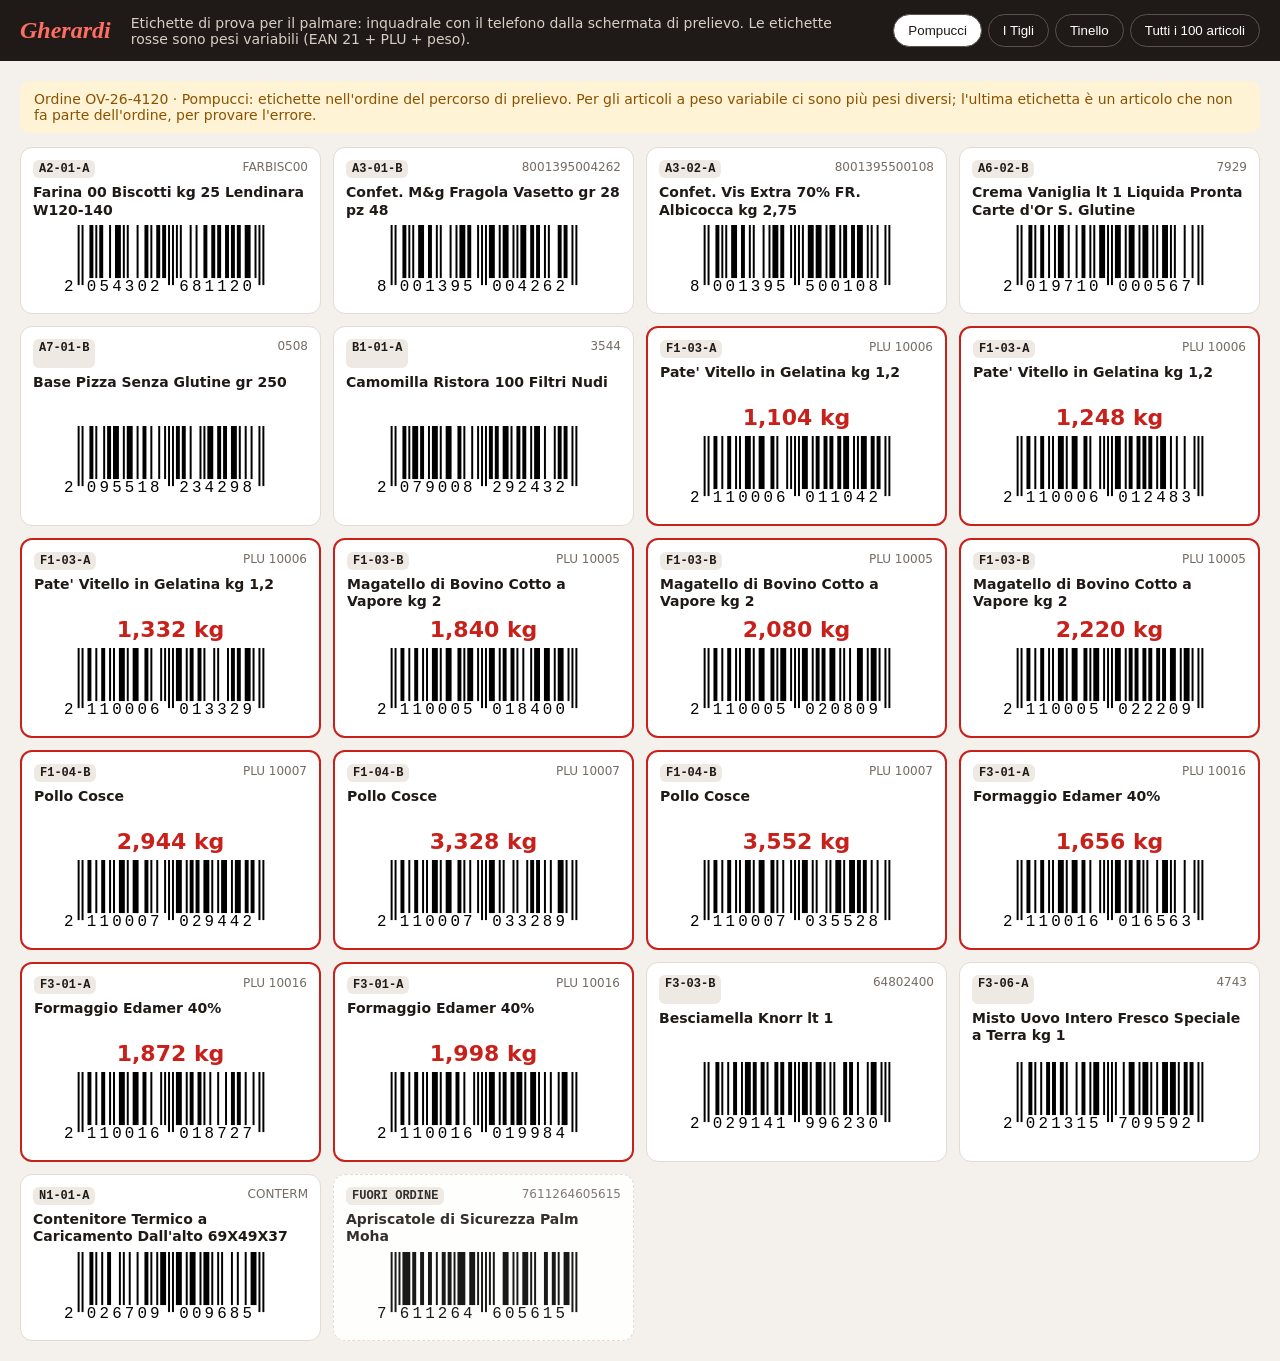
<file: etichette.html>
<!doctype html>
<html lang="it">
<head>
  <meta charset="utf-8">
  <meta name="viewport" content="width=device-width, initial-scale=1">
  <meta name="robots" content="noindex, nofollow, noarchive">
  <title>Gherardi · Etichette di prova palmare</title>
  <style>
    :root { --red: #c8201a; --ink: #1f1a17; --muted: #756b64; --line: #e3dad3; }
    * { box-sizing: border-box; }
    body { margin: 0; font-family: system-ui, -apple-system, "Segoe UI", Roboto, Arial, sans-serif; color: var(--ink); background: #f4f0ec; }
    header { position: sticky; top: 0; z-index: 2; background: var(--ink); color: #fff; padding: 14px 20px; display: flex; flex-wrap: wrap; gap: 12px 20px; align-items: center; }
    header b { font: italic 700 24px Georgia, serif; color: #ff6d63; }
    header p { margin: 0; color: #d9cec6; font-size: 14px; flex: 1; min-width: 240px; }
    .tabs { display: flex; gap: 6px; flex-wrap: wrap; }
    .tabs button { border: 1px solid #5a514c; background: transparent; color: #fff; border-radius: 999px; padding: 8px 14px; font: 600 14px inherit; cursor: pointer; }
    .tabs button.on { background: #fff; color: var(--ink); }
    .tabs button:not(.on):hover { background: rgba(255, 255, 255, .1); }
    main { padding: 20px; }
    h2 { font-size: 15px; letter-spacing: .08em; text-transform: uppercase; color: var(--muted); margin: 22px 0 10px; }
    h2:first-child { margin-top: 0; }
    .grid { display: grid; grid-template-columns: repeat(auto-fill, minmax(250px, 1fr)); gap: 12px; }
    .lab { background: #fff; border: 1px solid var(--line); border-radius: 12px; padding: 12px; display: grid; gap: 6px; break-inside: avoid; }
    .lab .t { display: flex; justify-content: space-between; gap: 8px; font-size: 12px; color: var(--muted); }
    .lab .t b { font: 700 12px ui-monospace, Menlo, Consolas, monospace; color: var(--ink); background: #efe9e4; padding: 2px 6px; border-radius: 6px; }
    .lab .n { font-weight: 700; font-size: 14px; line-height: 1.25; min-height: 2.5em; }
    .lab svg { width: 100%; max-width: 230px; height: auto; justify-self: center; }
    .lab.w { border: 2px solid var(--red); }
    .lab.w .kg { justify-self: center; font: 800 22px system-ui; color: var(--red); }
    .lab.bad { opacity: .9; border-style: dashed; }
    .hint { background: #fff3d6; color: #8a5200; border-radius: 10px; padding: 10px 14px; font-size: 14px; margin-bottom: 14px; }
    @media print { header, .hint { display: none; } body { background: #fff; } main { padding: 0; } .lab { border-color: #999; } }
  </style>
</head>
<body>
  <header>
    <b>Gherardi</b>
    <p>Etichette di prova per il palmare: inquadrale con il telefono dalla schermata di prelievo. Le etichette rosse sono pesi variabili (EAN 21 + PLU + peso).</p>
    <div class="tabs" id="tabs"></div>
  </header>
  <main id="main">Caricamento…</main>
  <script type="module">
    import { ean13Svg, weightEan } from './js/ean.js';
    const esc = (s) => String(s).replace(/[&<>"']/g, (c) => ({ '&': '&amp;', '<': '&lt;', '>': '&gt;', '"': '&quot;', "'": '&#39;' }[c]));
    const nf = (n) => new Intl.NumberFormat('it-IT', { minimumFractionDigits: 3, maximumFractionDigits: 3 }).format(n);
    const D = await fetch('data/palmare.json').then((r) => r.json());
    const P = new Map(D.products.map((p) => [p.c, p]));
    const C = new Map(D.customers.map((c) => [c.id, c]));
    // pesi fissi (non casuali) così le etichette restano uguali a ogni apertura
    const weights = (p) => [0.92, 1.04, 1.11].map((f) => Math.round(p.avg * f * 1000) / 1000);
    const label = (p) => `<div class="lab"><div class="t"><b>${esc(p.loc)}</b><span>${esc(p.c)}</span></div><div class="n">${esc(p.n)}</div>${ean13Svg(p.ean, { height: 54 })}</div>`;
    const wlabel = (p, w) => `<div class="lab w"><div class="t"><b>${esc(p.loc)}</b><span>PLU ${p.plu}</span></div><div class="n">${esc(p.n)}</div><div class="kg">${nf(w)} kg</div>${ean13Svg(weightEan(p.plu, w), { height: 54 })}</div>`;
    const tabs = [...D.orders.map((o) => ({ id: o.id, name: C.get(o.cust).name })), { id: 'all', name: 'Tutti i 100 articoli' }];
    const show = (id) => {
      document.querySelectorAll('#tabs button').forEach((b) => b.classList.toggle('on', b.dataset.id === id));
      let html;
      if (id === 'all') {
        html = `<div class="grid">${D.products.map((p) => (p.var ? weights(p).slice(0, 1).map((w) => wlabel(p, w)).join('') : label(p))).join('')}</div>`;
      } else {
        const o = D.orders.find((x) => x.id === id);
        const lines = o.lines.map((l) => P.get(l.c)).sort((a, b) => a.loc.localeCompare(b.loc));
        const other = D.products.find((p) => !p.var && !o.lines.some((l) => l.c === p.c));
        html = `<div class="hint">Ordine ${esc(o.id)} · ${esc(C.get(o.cust).name)}: etichette nell'ordine del percorso di prelievo. Per gli articoli a peso variabile ci sono più pesi diversi; l'ultima etichetta è un articolo che non fa parte dell'ordine, per provare l'errore.</div>
          <div class="grid">${lines.map((p) => (p.var ? weights(p).map((w) => wlabel(p, w)).join('') : label(p))).join('')}
          <div class="lab bad"><div class="t"><b>FUORI ORDINE</b><span>${esc(other.c)}</span></div><div class="n">${esc(other.n)}</div>${ean13Svg(other.ean, { height: 54 })}</div></div>`;
      }
      document.getElementById('main').innerHTML = html;
      try { localStorage.setItem('gh_labels_tab', id); } catch { /* */ }
    };
    document.getElementById('tabs').innerHTML = tabs.map((t) => `<button data-id="${t.id}">${esc(t.name)}</button>`).join('');
    document.getElementById('tabs').addEventListener('click', (e) => { const b = e.target.closest('button'); if (b) show(b.dataset.id); });
    let start = D.orders[0].id;
    try { start = localStorage.getItem('gh_labels_tab') || start; } catch { /* */ }
    show(tabs.some((t) => t.id === start) ? start : D.orders[0].id);
  </script>
</body>
</html>
</file>
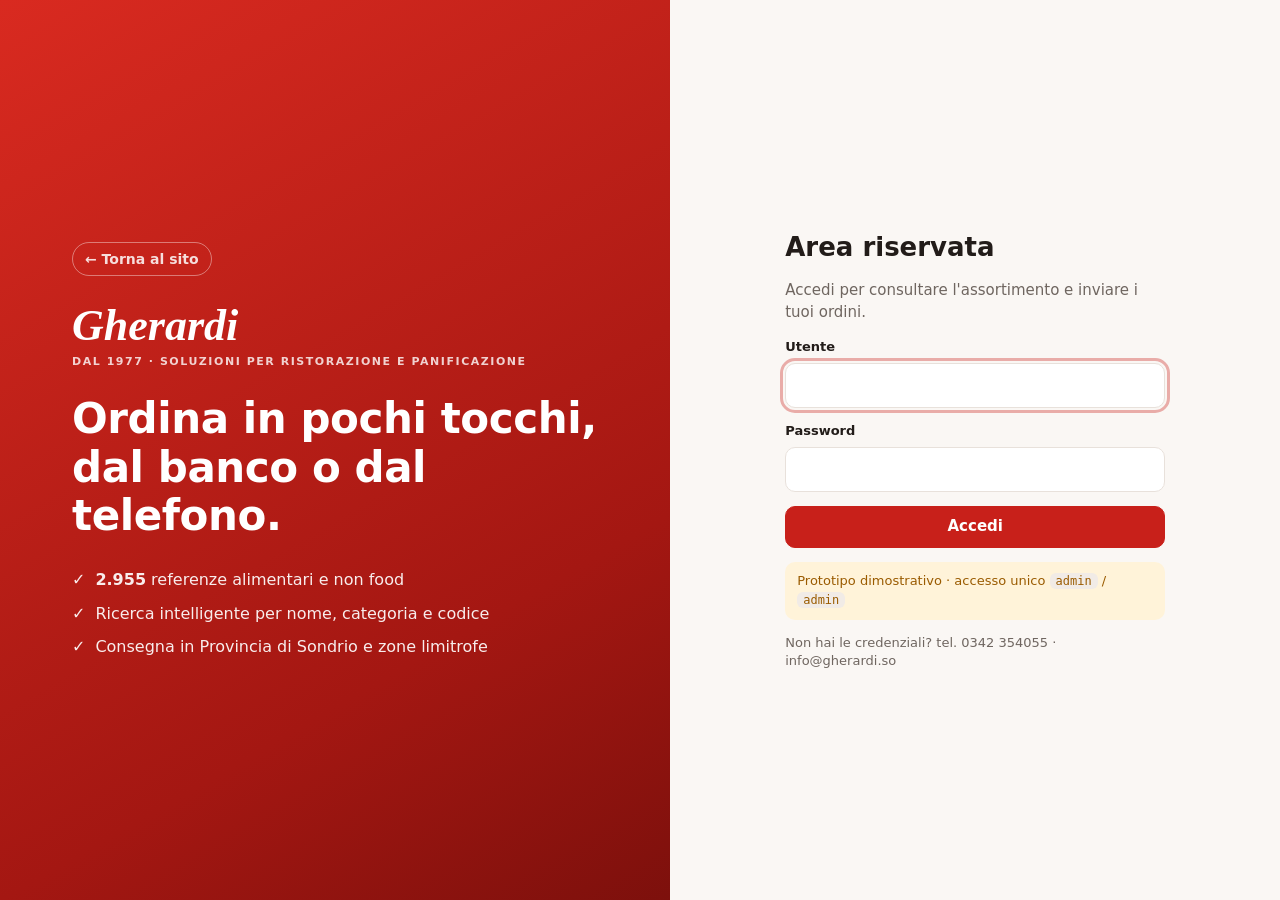
<file: ordini.html>
<!doctype html>
<html lang="it">
<head>
  <meta charset="utf-8">
  <meta name="viewport" content="width=device-width, initial-scale=1, viewport-fit=cover">
  <meta name="robots" content="noindex, nofollow, noarchive">
  <meta name="theme-color" content="#c8201a">
  <title>Gherardi · Area ordini</title>
  <link rel="icon" href="data:image/svg+xml,%3Csvg xmlns='http://www.w3.org/2000/svg' viewBox='0 0 32 32'%3E%3Crect width='32' height='32' rx='8' fill='%23c8201a'/%3E%3Ctext x='16' y='23' font-family='Georgia,serif' font-style='italic' font-size='20' fill='white' text-anchor='middle'%3EG%3C/text%3E%3C/svg%3E">
  <link rel="stylesheet" href="css/style.css">
</head>
<body>
  <div id="app"><div class="boot">Caricamento…</div></div>
  <script type="module" src="js/app.js"></script>
  <noscript>Per usare l'area ordini è necessario abilitare JavaScript.</noscript>
</body>
</html>
</file>
<file: css/style.css>
:root {
  --red: #c8201a;
  --red-dark: #a41712;
  --red-soft: #fdecea;
  --ink: #221c19;
  --muted: #6f6660;
  --line: #e8e1db;
  --bg: #faf7f4;
  --card: #fff;
  --green: #1d7a46;
  --green-soft: #e6f4ec;
  --amber: #9a5b00;
  --amber-soft: #fff3d9;
  --radius: 14px;
  --shadow: 0 1px 2px rgba(34, 28, 25, .06), 0 6px 20px rgba(34, 28, 25, .06);
  --top-h: 64px;
  font-family: system-ui, -apple-system, "Segoe UI", Roboto, "Helvetica Neue", Arial, sans-serif;
}
* { box-sizing: border-box; }
html { -webkit-text-size-adjust: 100%; }
body { margin: 0; background: var(--bg); color: var(--ink); font-size: 15px; line-height: 1.45; }
body.drawer-open { overflow: hidden; }
a { color: inherit; text-decoration: none; }
h1, h2, h3, p { margin: 0; }
button, input, select, textarea { font: inherit; color: inherit; }
button { cursor: pointer; }
:focus-visible { outline: 3px solid rgba(200, 32, 26, .35); outline-offset: 2px; }
[hidden] { display: none !important; }
.muted { color: var(--muted); }
.small { font-size: 13px; }
.boot { padding: 80px 24px; text-align: center; color: var(--muted); }
code { background: #f1ebe6; padding: 1px 6px; border-radius: 6px; font-size: .92em; }
mark { background: #ffe9a8; color: inherit; border-radius: 3px; padding: 0 1px; }

/* ---------- pulsanti ---------- */
.btn { display: inline-flex; align-items: center; justify-content: center; gap: 8px; min-height: 42px; padding: 0 18px; border-radius: 10px; border: 1px solid var(--line); background: #fff; font-weight: 600; white-space: nowrap; }
.btn:hover { border-color: #cfc5bd; }
.btn.primary { background: var(--red); border-color: var(--red); color: #fff; }
.btn.primary:hover { background: var(--red-dark); border-color: var(--red-dark); }
.btn.light { background: #fff; border-color: #fff; color: var(--red-dark); }
.btn.ghost { background: transparent; border-color: rgba(255, 255, 255, .55); color: #fff; }
.btn.block { width: 100%; }
.link { background: none; border: 0; padding: 6px; color: var(--muted); text-decoration: underline; }
.link.danger { color: var(--red-dark); align-self: center; }
.icon-btn { display: inline-grid; place-items: center; width: 42px; height: 42px; border-radius: 10px; border: 0; background: transparent; flex: none; }
.icon-btn:hover { background: rgba(34, 28, 25, .07); }

/* ---------- marchio ---------- */
.brand { font-family: Georgia, "Times New Roman", serif; font-style: italic; font-weight: 700; font-size: 26px; color: var(--red); line-height: 1; display: flex; flex-direction: column; flex: none; }
.brand small { font-family: system-ui, sans-serif; font-style: normal; font-weight: 600; font-size: 10px; letter-spacing: .14em; text-transform: uppercase; color: var(--muted); margin-top: 3px; }

/* ---------- login ---------- */
.login { min-height: 100vh; min-height: 100dvh; display: grid; grid-template-columns: 1.1fr 1fr; }
.login-hero { background: linear-gradient(150deg, #d92a20 0%, #a41712 70%, #7d100c 100%); color: #fff; padding: clamp(28px, 6vw, 72px); display: flex; flex-direction: column; justify-content: center; gap: 28px; }
.login-hero .brand { color: #fff; font-size: 44px; }
.back-site { align-self: flex-start; color: rgba(255, 255, 255, .85); font-weight: 600; font-size: 14px; padding: 6px 12px; border: 1px solid rgba(255, 255, 255, .4); border-radius: 999px; }
.back-site:hover { background: rgba(255, 255, 255, .12); }
.foot a { text-decoration: underline; }
.login-hero .brand small { color: rgba(255, 255, 255, .8); font-size: 11px; margin-top: 8px; }
.login-hero h1 { font-size: clamp(26px, 3.6vw, 42px); line-height: 1.15; letter-spacing: -.01em; }
.login-hero ul { margin: 0; padding: 0; list-style: none; display: grid; gap: 10px; font-size: 16px; color: rgba(255, 255, 255, .92); }
.login-hero li::before { content: "✓"; margin-right: 10px; font-weight: 700; }
.login-panel { display: grid; place-items: center; padding: 28px 20px; }
.login-form { width: min(380px, 100%); display: grid; gap: 14px; }
.login-form h2 { font-size: 26px; }
label { display: grid; gap: 6px; font-weight: 600; font-size: 13px; }
input, select, textarea { border: 1px solid var(--line); border-radius: 10px; background: #fff; padding: 10px 12px; min-height: 42px; width: 100%; font-size: 16px; }
textarea { resize: vertical; min-height: 60px; }
.form-error { background: var(--red-soft); color: var(--red-dark); padding: 10px 12px; border-radius: 10px; font-weight: 600; }
.demo-note { background: var(--amber-soft); color: var(--amber); padding: 10px 12px; border-radius: 10px; font-size: 13px; }

/* ---------- testata ---------- */
.top { position: sticky; top: 0; z-index: 30; height: var(--top-h); background: #fff; border-bottom: 1px solid var(--line); display: flex; align-items: center; gap: 16px; padding: 0 20px; }
.search { position: relative; flex: 1; max-width: 640px; margin: 0 auto 0 12px; display: flex; align-items: center; }
.search svg { position: absolute; left: 14px; color: var(--muted); pointer-events: none; }
.search input { padding-left: 44px; padding-right: 44px; height: 44px; border-radius: 22px; background: var(--bg); border-color: transparent; }
.search input:focus { background: #fff; border-color: var(--red); outline: 3px solid rgba(200, 32, 26, .15); }
.search kbd { position: absolute; right: 14px; font: 600 12px ui-monospace, monospace; color: var(--muted); border: 1px solid var(--line); border-radius: 6px; padding: 1px 7px; background: #fff; }
.top-nav { display: flex; gap: 4px; }
.top-nav a { padding: 10px 12px; border-radius: 10px; font-weight: 600; color: var(--muted); white-space: nowrap; }
.top-nav a:hover { background: var(--bg); }
.top-nav a.active { color: var(--red-dark); background: var(--red-soft); }
.cart-btn { position: relative; display: inline-flex; align-items: center; gap: 10px; height: 44px; padding: 0 16px; border-radius: 22px; border: 0; background: var(--red); color: #fff; font-weight: 700; flex: none; }
.cart-btn:hover { background: var(--red-dark); }
.cart-count { min-width: 20px; height: 20px; padding: 0 6px; border-radius: 10px; background: #fff; color: var(--red-dark); font-size: 12px; font-weight: 800; display: inline-grid; place-items: center; }
.user { border: 1px solid var(--line); background: #fff; border-radius: 10px; height: 40px; padding: 0 12px; color: var(--muted); font-weight: 600; }
.demo-bar { background: var(--amber-soft); color: var(--amber); text-align: center; font-size: 12.5px; font-weight: 600; padding: 5px 12px; }

/* ---------- layout ---------- */
.layout { display: grid; grid-template-columns: 268px minmax(0, 1fr); gap: 28px; max-width: 1480px; margin: 0 auto; padding: 22px 20px 60px; align-items: start; }
.cats { position: sticky; top: calc(var(--top-h) + 16px); max-height: calc(100vh - var(--top-h) - 32px); overflow: auto; background: #fff; border: 1px solid var(--line); border-radius: var(--radius); padding: 10px; }
.cats-head { display: flex; align-items: center; justify-content: space-between; padding: 4px 8px 8px; }
.cats-head h2 { font-size: 12px; letter-spacing: .12em; text-transform: uppercase; color: var(--muted); }
.cat { display: flex; align-items: center; justify-content: space-between; gap: 8px; padding: 8px 10px; border-radius: 9px; font-weight: 550; }
.cat span { display: flex; align-items: center; gap: 9px; min-width: 0; }
.cat i { font-style: normal; width: 22px; text-align: center; flex: none; }
.cat em { font-style: normal; font-size: 12px; color: var(--muted); font-variant-numeric: tabular-nums; }
.cat:hover { background: var(--bg); }
.cat.open { font-weight: 700; }
.cat.active { background: var(--red-soft); color: var(--red-dark); font-weight: 700; }
.subcats { margin: 2px 0 6px 21px; padding-left: 10px; border-left: 2px solid var(--line); }
.cat.sub { font-size: 14px; padding: 6px 10px; font-weight: 500; }
.foot { text-align: center; color: var(--muted); font-size: 13px; padding: 20px 16px 28px; border-top: 1px solid var(--line); }

/* ---------- barra strumenti ---------- */
.crumbs { display: flex; flex-wrap: wrap; gap: 8px; align-items: center; font-size: 13px; color: var(--muted); margin-bottom: 8px; }
.crumbs i { font-style: normal; opacity: .6; }
.crumbs a:hover { color: var(--red-dark); text-decoration: underline; }
.toolbar { display: flex; flex-wrap: wrap; align-items: end; justify-content: space-between; gap: 12px 20px; margin-bottom: 16px; }
.title { display: flex; align-items: baseline; gap: 12px; flex-wrap: wrap; }
.title h1 { font-size: clamp(22px, 2.4vw, 30px); letter-spacing: -.01em; }
.tools { display: flex; align-items: center; gap: 10px; flex-wrap: wrap; }
.chips { display: flex; gap: 6px; flex-wrap: wrap; }
.chip { display: inline-flex; align-items: center; gap: 6px; min-height: 36px; padding: 0 13px; border-radius: 18px; border: 1px solid var(--line); background: #fff; font-weight: 600; font-size: 13.5px; white-space: nowrap; }
.chip:hover { border-color: #cfc5bd; }
.chip.on { background: var(--ink); border-color: var(--ink); color: #fff; }
.chip em { font-style: normal; color: var(--muted); font-size: 12px; }
.sort { width: auto; min-height: 36px; height: 36px; padding: 0 10px; font-size: 14px; font-weight: 600; }
.view-toggle { display: flex; border: 1px solid var(--line); border-radius: 10px; overflow: hidden; background: #fff; }
.view-toggle button { border: 0; background: transparent; width: 38px; height: 34px; display: grid; place-items: center; color: var(--muted); }
.view-toggle button.on { background: var(--ink); color: #fff; }
.notice { background: var(--amber-soft); color: var(--amber); padding: 10px 14px; border-radius: 10px; margin-bottom: 14px; font-weight: 600; }
.cat-suggest { display: flex; flex-wrap: wrap; align-items: center; gap: 8px; margin-bottom: 16px; padding: 12px 14px; background: #fff; border: 1px dashed #d9cfc7; border-radius: var(--radius); }
.cat-suggest > span { font-size: 13px; font-weight: 700; color: var(--muted); }
.cat-chip { background: var(--red-soft); border-color: transparent; color: var(--red-dark); }
.cat-chip em { color: var(--red-dark); opacity: .7; }

/* ---------- prodotti ---------- */
.products.grid { display: grid; grid-template-columns: repeat(auto-fill, minmax(218px, 1fr)); gap: 16px; }
.group { grid-column: 1 / -1; font-size: 13px; letter-spacing: .08em; text-transform: uppercase; color: var(--muted); margin: 14px 0 0; padding-bottom: 8px; border-bottom: 1px solid var(--line); display: flex; flex-wrap: wrap; gap: 4px 10px; align-items: baseline; }
.group:first-child { margin-top: 0; }
.group small { text-transform: none; letter-spacing: 0; font-weight: 500; }
.card { background: var(--card); border: 1px solid var(--line); border-radius: var(--radius); display: flex; flex-direction: column; overflow: hidden; transition: box-shadow .15s, border-color .15s; }
.card:hover { box-shadow: var(--shadow); border-color: #dcd2ca; }
.card.in-cart { border-color: var(--green); box-shadow: 0 0 0 1px var(--green) inset; }
.thumb { position: relative; aspect-ratio: 4 / 3; background: #fff; display: grid; place-items: center; border-bottom: 1px solid var(--line); }
.thumb .ph { font-size: 44px; opacity: .35; }
.thumb img { position: absolute; inset: 0; width: 100%; height: 100%; object-fit: contain; padding: 10px; background: #fff; }
.badges { position: absolute; left: 8px; top: 8px; display: flex; flex-wrap: wrap; gap: 4px; }
.badge { font-size: 11px; font-weight: 700; padding: 3px 8px; border-radius: 999px; background: #eee; }
.badge.promo { background: var(--red); color: #fff; }
.badge.new { background: var(--green-soft); color: var(--green); }
.badge.ord { background: var(--amber-soft); color: var(--amber); }
.badge.ok { background: var(--green-soft); color: var(--green); }
.card .body { padding: 12px 14px 14px; display: flex; flex-direction: column; gap: 6px; flex: 1; min-width: 0; }
.meta { display: flex; justify-content: space-between; gap: 8px; font-size: 12px; color: var(--muted); }
.meta a { overflow: hidden; text-overflow: ellipsis; white-space: nowrap; }
.meta a:hover { color: var(--red-dark); text-decoration: underline; }
.code { font-family: ui-monospace, "SF Mono", Consolas, monospace; font-size: 12px; white-space: nowrap; }
.card h3 { font-size: 15px; line-height: 1.3; font-weight: 650; overflow-wrap: anywhere; }
.desc { font-size: 12.5px; color: var(--muted); display: -webkit-box; -webkit-line-clamp: 2; -webkit-box-orient: vertical; overflow: hidden; }
.price-row { display: flex; flex-wrap: wrap; align-items: baseline; justify-content: space-between; gap: 2px 10px; margin-top: auto; padding-top: 6px; }
.price b { font-size: 19px; letter-spacing: -.01em; }
.price span { font-size: 12px; color: var(--muted); margin-left: 5px; }
.price.ask { font-weight: 700; color: var(--muted); }
.pack { font-size: 12px; color: var(--muted); }
.buy { display: grid; grid-template-columns: auto 1fr; gap: 8px; align-items: center; margin-top: 6px; }
.buy .add, .buy .in-cart-info { grid-column: 1 / -1; }
.stepper { display: inline-flex; border: 1px solid var(--line); border-radius: 10px; overflow: hidden; background: #fff; height: 40px; }
.stepper button { width: 36px; border: 0; background: var(--bg); font-size: 18px; font-weight: 700; }
.stepper button:hover { background: #efe8e2; }
.stepper input { width: 50px; min-height: 0; height: 100%; border: 0; border-radius: 0; text-align: center; padding: 0; font-weight: 700; font-variant-numeric: tabular-nums; }
.unit { height: 40px; min-height: 40px; padding: 0 8px; font-size: 14px; font-weight: 600; min-width: 0; }
.unit.fixed { display: inline-flex; align-items: center; color: var(--muted); padding: 0 4px; }
.in-cart-info { display: flex; align-items: center; justify-content: space-between; min-height: 42px; padding: 0 12px; border-radius: 10px; background: var(--green-soft); color: var(--green); font-weight: 700; font-size: 14px; }

/* vista elenco rapido */
.products.list { display: grid; gap: 8px; }
.products.list .card { flex-direction: row; align-items: stretch; }
.products.list .thumb { width: 84px; aspect-ratio: auto; border-bottom: 0; border-right: 1px solid var(--line); flex: none; }
.products.list .thumb .ph { font-size: 28px; }
.products.list .thumb img { padding: 6px; }
.products.list .badges { position: static; padding: 0; }
.products.list .thumb .badges { display: none; }
.products.list .body { display: grid; grid-template-columns: minmax(0, 1fr) 170px 300px; grid-template-areas: "meta price buy" "name price buy" "desc price buy"; align-items: center; gap: 2px 18px; padding: 10px 14px; }
.products.list .meta { grid-area: meta; justify-content: flex-start; gap: 12px; }
.products.list h3 { grid-area: name; }
.products.list .desc { grid-area: desc; -webkit-line-clamp: 1; }
.products.list .price-row { grid-area: price; flex-direction: column; align-items: flex-end; margin: 0; padding: 0; }
.products.list .buy { grid-area: buy; grid-template-columns: auto auto 1fr; margin: 0; }
.products.list .buy .add, .products.list .buy .in-cart-info { grid-column: auto; }
.more { display: grid; place-items: center; padding: 26px 0 0; }

/* ---------- home ---------- */
.hero { background: linear-gradient(135deg, #d92a20, #a41712); color: #fff; border-radius: 20px; padding: clamp(22px, 3.4vw, 38px); display: flex; flex-wrap: wrap; align-items: center; justify-content: space-between; gap: 18px; }
.hero h1 { font-size: clamp(24px, 3vw, 34px); letter-spacing: -.01em; }
.hero p { margin-top: 6px; color: rgba(255, 255, 255, .9); }
.hero-actions { display: flex; gap: 10px; flex-wrap: wrap; }
.tiles { display: grid; grid-template-columns: repeat(auto-fill, minmax(150px, 1fr)); gap: 12px; margin: 22px 0 8px; }
.tile { background: #fff; border: 1px solid var(--line); border-radius: var(--radius); padding: 14px; display: grid; gap: 4px; transition: transform .12s, box-shadow .12s; }
.tile:hover { transform: translateY(-2px); box-shadow: var(--shadow); border-color: #dcd2ca; }
.tile i { font-style: normal; font-size: 26px; }
.tile b { font-size: 14.5px; line-height: 1.25; }
.tile span { font-size: 12px; color: var(--muted); }
.home-row { margin-top: 30px; }
.row-head { display: flex; align-items: baseline; justify-content: space-between; margin-bottom: 12px; }
.row-head h2 { font-size: 20px; }
.row-head a { color: var(--red-dark); font-weight: 700; }

/* ---------- stati vuoti ---------- */
.empty { text-align: center; padding: 56px 20px; display: grid; gap: 10px; justify-items: center; color: var(--muted); }
.empty h3 { color: var(--ink); font-size: 19px; }
.empty-ic { font-size: 40px; }
.empty p { max-width: 380px; }

/* ---------- carrello ---------- */
.scrim { position: fixed; inset: 0; background: rgba(34, 28, 25, .45); z-index: 40; opacity: 0; pointer-events: none; transition: opacity .2s; }
body.drawer-open .scrim { opacity: 1; pointer-events: auto; }
.drawer { position: fixed; top: 0; right: 0; bottom: 0; width: min(460px, 100%); background: var(--bg); z-index: 50; display: flex; flex-direction: column; transform: translateX(105%); transition: transform .22s ease; box-shadow: -10px 0 40px rgba(0, 0, 0, .18); }
.drawer.open { transform: none; }
.drawer-head { display: flex; align-items: center; justify-content: space-between; padding: 14px 16px; background: #fff; border-bottom: 1px solid var(--line); }
.drawer-head h2 { font-size: 20px; }
.drawer-head small { font-size: 13px; font-weight: 500; color: var(--muted); margin-left: 8px; }
.cart-scroll { flex: 1; overflow: auto; overscroll-behavior: contain; }
.cart-lines { list-style: none; margin: 0; padding: 12px; display: grid; gap: 10px; align-content: start; }
.cart-fields { display: grid; gap: 10px; padding: 4px 14px 16px; }
.cart-line { background: #fff; border: 1px solid var(--line); border-radius: 12px; padding: 12px; display: grid; grid-template-columns: 1fr auto; gap: 8px 6px; }
.cl-main { display: grid; gap: 2px; min-width: 0; }
.cl-main b { font-size: 14.5px; line-height: 1.3; }
.cl-main span { font-size: 12.5px; }
.cart-line .remove { width: 32px; height: 32px; color: var(--muted); }
.cl-ctl { grid-column: 1 / -1; display: flex; align-items: center; gap: 8px; }
.cl-ctl .unit { width: auto; min-width: 86px; }
.cl-ctl .stepper { flex: none; }
.cl-tot { margin-left: auto; font-size: 16px; font-variant-numeric: tabular-nums; }
.cart-line .note { grid-column: 1 / -1; min-height: 36px; padding: 6px 10px; font-size: 14px; background: var(--bg); border-color: transparent; }
.cart-foot { background: #fff; border-top: 1px solid var(--line); padding: 12px 16px calc(10px + env(safe-area-inset-bottom)); display: grid; gap: 8px; }
.totals { margin: 0; display: grid; gap: 4px; }
.totals div { display: flex; justify-content: space-between; color: var(--muted); }
.totals dd { margin: 0; font-variant-numeric: tabular-nums; }
.totals .grand { color: var(--ink); font-weight: 800; font-size: 19px; padding-top: 6px; border-top: 1px solid var(--line); }

/* ---------- ordini ---------- */
.orders { display: grid; gap: 12px; max-width: 900px; }
.order { background: #fff; border: 1px solid var(--line); border-radius: var(--radius); padding: 0 16px; }
.order summary { display: flex; justify-content: space-between; align-items: center; gap: 12px; padding: 14px 0; cursor: pointer; list-style: none; flex-wrap: wrap; }
.order summary::-webkit-details-marker { display: none; }
.order summary > div:first-child { display: grid; gap: 2px; }
.order summary span.muted { font-size: 13px; }
.o-right { display: flex; align-items: center; gap: 12px; font-size: 17px; }
.order table { width: 100%; border-collapse: collapse; font-size: 14px; border-top: 1px solid var(--line); }
.order th { text-align: left; font-size: 11.5px; letter-spacing: .08em; text-transform: uppercase; color: var(--muted); padding: 10px 6px 6px; }
.order td { padding: 8px 6px; border-top: 1px solid #f1ebe6; vertical-align: top; }
.order .r { text-align: right; white-space: nowrap; font-variant-numeric: tabular-nums; }
.order tfoot td { color: var(--muted); border-top: 0; padding: 4px 6px; }
.order-actions { padding: 12px 0 16px; display: flex; justify-content: flex-end; }
.order > p { padding: 8px 6px 0; }

/* ---------- modale, toast ---------- */
.modal { position: fixed; inset: 0; z-index: 60; background: rgba(34, 28, 25, .5); display: grid; place-items: center; padding: 20px; }
.modal-box { background: #fff; border-radius: 20px; padding: 28px; width: min(440px, 100%); text-align: center; display: grid; gap: 12px; justify-items: center; }
.ok-ic { width: 56px; height: 56px; border-radius: 50%; background: var(--green-soft); color: var(--green); display: grid; place-items: center; font-size: 28px; font-weight: 800; }
.modal-actions { display: flex; gap: 10px; flex-wrap: wrap; justify-content: center; margin-top: 6px; }
.toast { position: fixed; left: 50%; bottom: 28px; transform: translate(-50%, 30px); background: var(--ink); color: #fff; padding: 11px 18px; border-radius: 999px; font-weight: 600; font-size: 14px; opacity: 0; pointer-events: none; transition: .2s; z-index: 70; max-width: calc(100% - 32px); white-space: nowrap; overflow: hidden; text-overflow: ellipsis; }
.toast.show { opacity: 1; transform: translate(-50%, 0); }

.mobile-only { display: none !important; }
.bottom-nav { display: none; }

/* ---------- tablet ---------- */
@media (max-width: 1180px) {
  .products.list .body { grid-template-columns: minmax(0, 1fr) 280px; grid-template-areas: "meta buy" "name buy" "price buy"; }
  .products.list .desc { display: none; }
  .products.list .price-row { flex-direction: row; align-items: baseline; justify-content: flex-start; }
}

/* ---------- mobile ---------- */
@media (max-width: 900px) {
  :root { --top-h: 112px; }
  .mobile-only { display: revert !important; }
  .icon-btn.mobile-only { display: inline-grid !important; }
  .desktop-only { display: none !important; }
  .login { grid-template-columns: 1fr; grid-template-rows: auto 1fr; }
  .login-hero { padding: 28px 22px; gap: 14px; }
  .login-hero .brand { font-size: 34px; }
  .login-hero ul { display: none; }
  .top { flex-wrap: wrap; height: var(--top-h); padding: 8px 12px; gap: 6px 8px; align-content: center; }
  .top .brand { margin-right: auto; font-size: 24px; }
  .search { order: 5; flex: 1 0 100%; max-width: none; margin: 0; }
  .cart-btn { padding: 0 14px; }
  .layout { grid-template-columns: minmax(0, 1fr); padding: 14px 12px 96px; }
  .cats { position: fixed; top: 0; left: 0; bottom: 0; width: min(330px, 88%); max-height: none; border-radius: 0; border: 0; z-index: 50; transform: translateX(-105%); transition: transform .22s ease; padding: 10px 10px 30px; }
  .cats.open { transform: none; }
  .cat { padding: 11px 10px; }
  .toolbar { align-items: stretch; }
  .tools { width: 100%; flex-wrap: wrap; }
  .chips { flex-wrap: nowrap; overflow-x: auto; flex: 1 0 100%; scrollbar-width: none; margin-right: -12px; padding-right: 12px; }
  .chips::-webkit-scrollbar { display: none; }
  .sort { flex: 1; }
  .products.grid { grid-template-columns: repeat(2, minmax(0, 1fr)); gap: 10px; }
  .card .body { padding: 10px; }
  .card h3 { font-size: 14px; }
  .price b { font-size: 17px; }
  .products.grid .buy { grid-template-columns: 1fr; }
  .products.grid .stepper { display: flex; width: 100%; }
  .products.grid .stepper input { flex: 1; width: 0; min-width: 0; }
  .products.grid .unit { width: 100%; }
  .products.list .card { flex-direction: row; }
  .products.list .thumb { width: 64px; }
  .products.list .body { grid-template-columns: minmax(0, 1fr); grid-template-areas: "meta" "name" "price" "buy"; gap: 4px; }
  .products.list .buy { grid-template-columns: auto auto 1fr; }
  .products.list .stepper { width: auto; }
  .products.list .stepper input { width: 44px; flex: none; }
  .tiles { grid-template-columns: repeat(2, minmax(0, 1fr)); gap: 10px; }
  .foot { padding-bottom: 96px; }
  .bottom-nav { display: grid !important; grid-template-columns: repeat(4, 1fr); position: fixed; left: 0; right: 0; bottom: 0; z-index: 35; background: #fff; border-top: 1px solid var(--line); padding-bottom: env(safe-area-inset-bottom); }
  .bottom-nav a, .bottom-nav button { position: relative; display: grid; justify-items: center; gap: 2px; padding: 8px 4px 9px; border: 0; background: none; font-size: 11.5px; font-weight: 600; color: var(--muted); }
  .bottom-nav .active { color: var(--red-dark); }
  .bottom-nav .cart-count { position: absolute; top: 4px; left: calc(50% + 6px); background: var(--red); color: #fff; }
  .toast { bottom: 84px; }
  .order table thead { display: none; }
  .order td.code { display: none; }
  .drawer { width: 100%; }
}
@media (max-width: 339px) {
  .products.grid { grid-template-columns: 1fr; }
}
@media (prefers-reduced-motion: reduce) {
  * { transition: none !important; }
}
</file>
